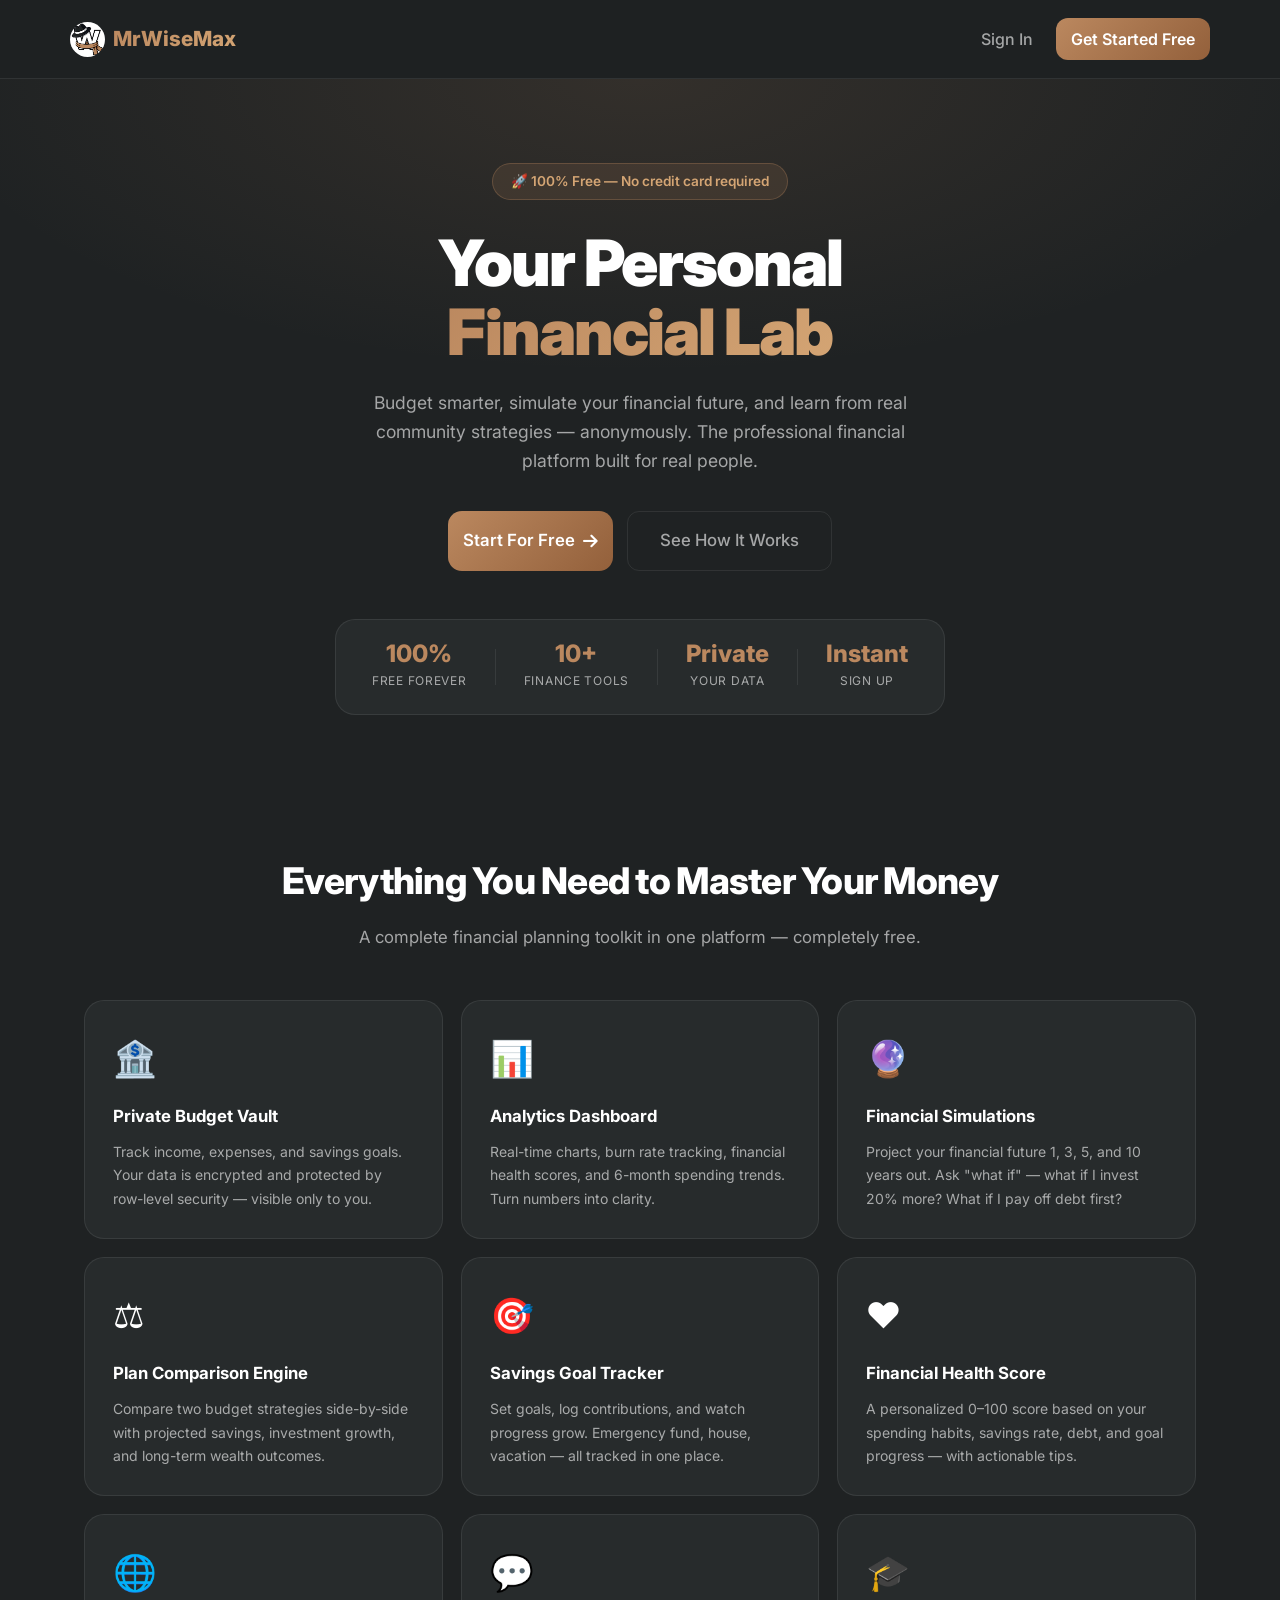
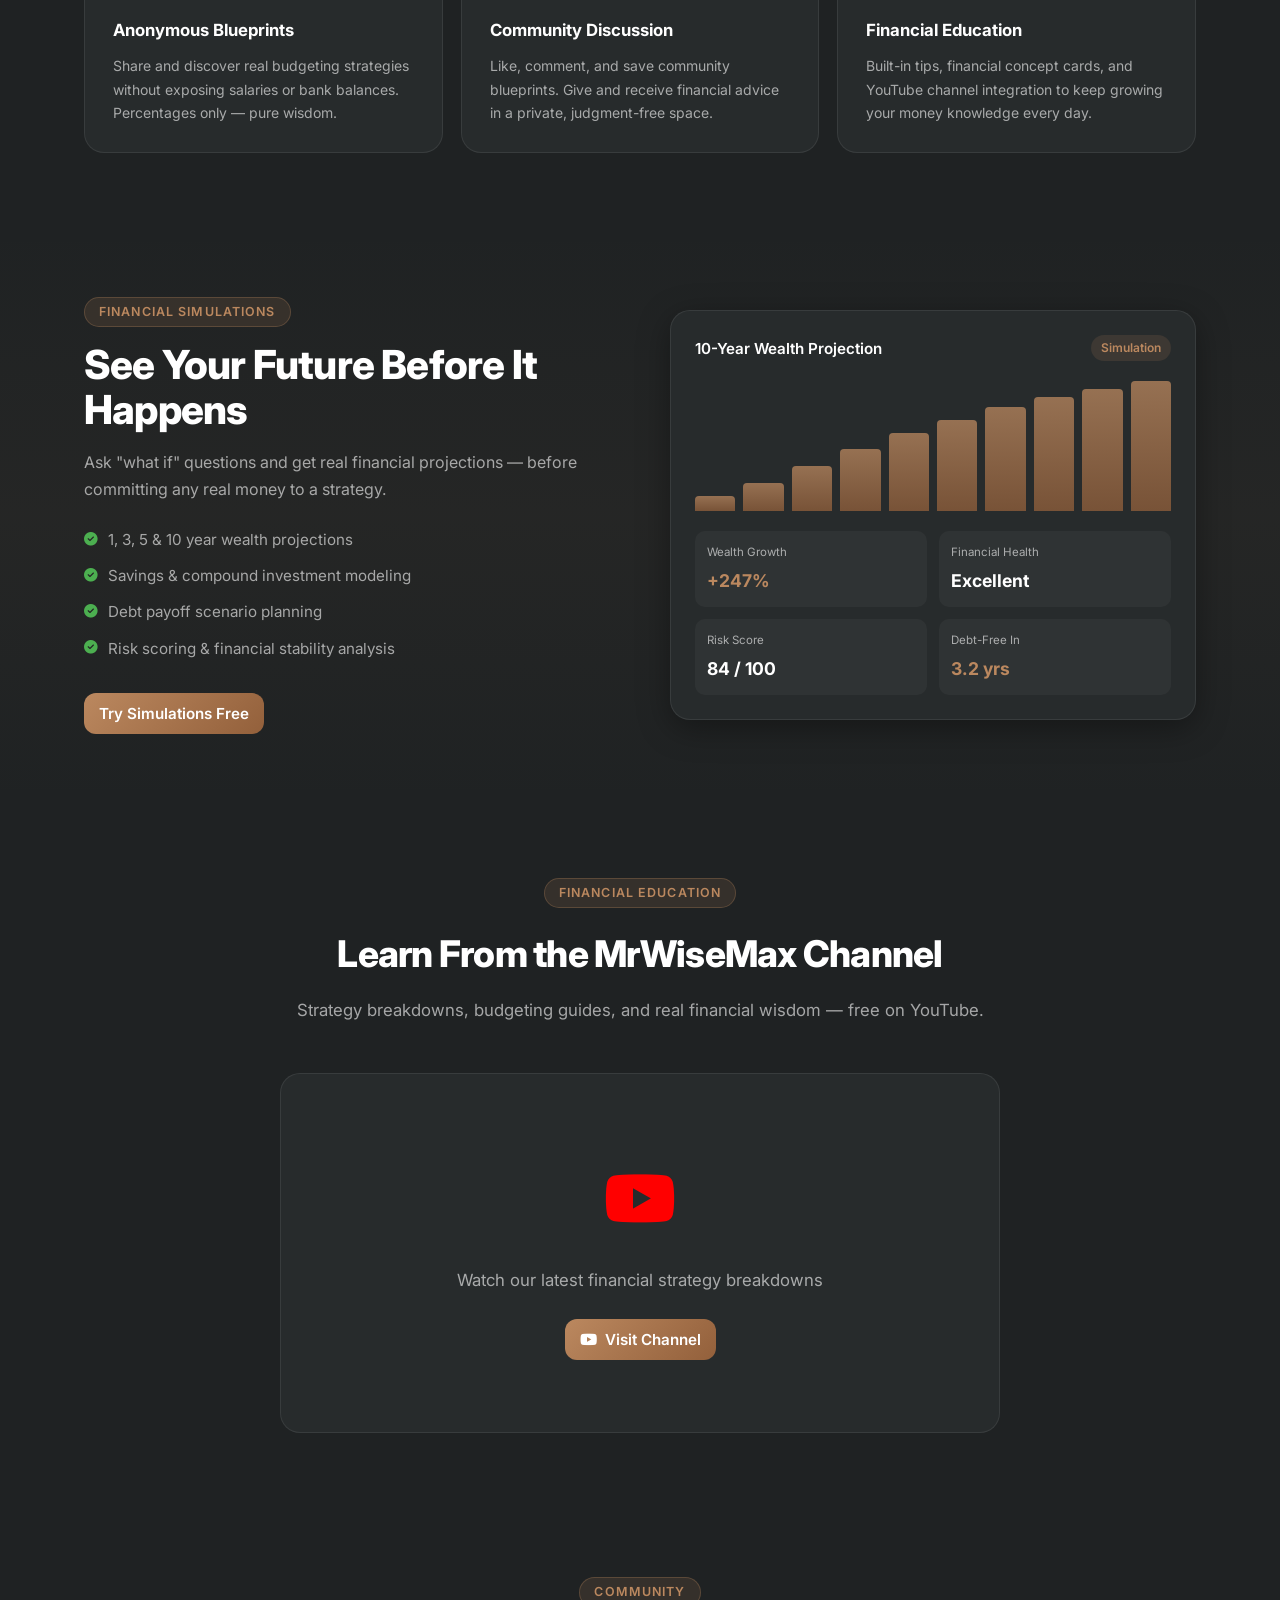
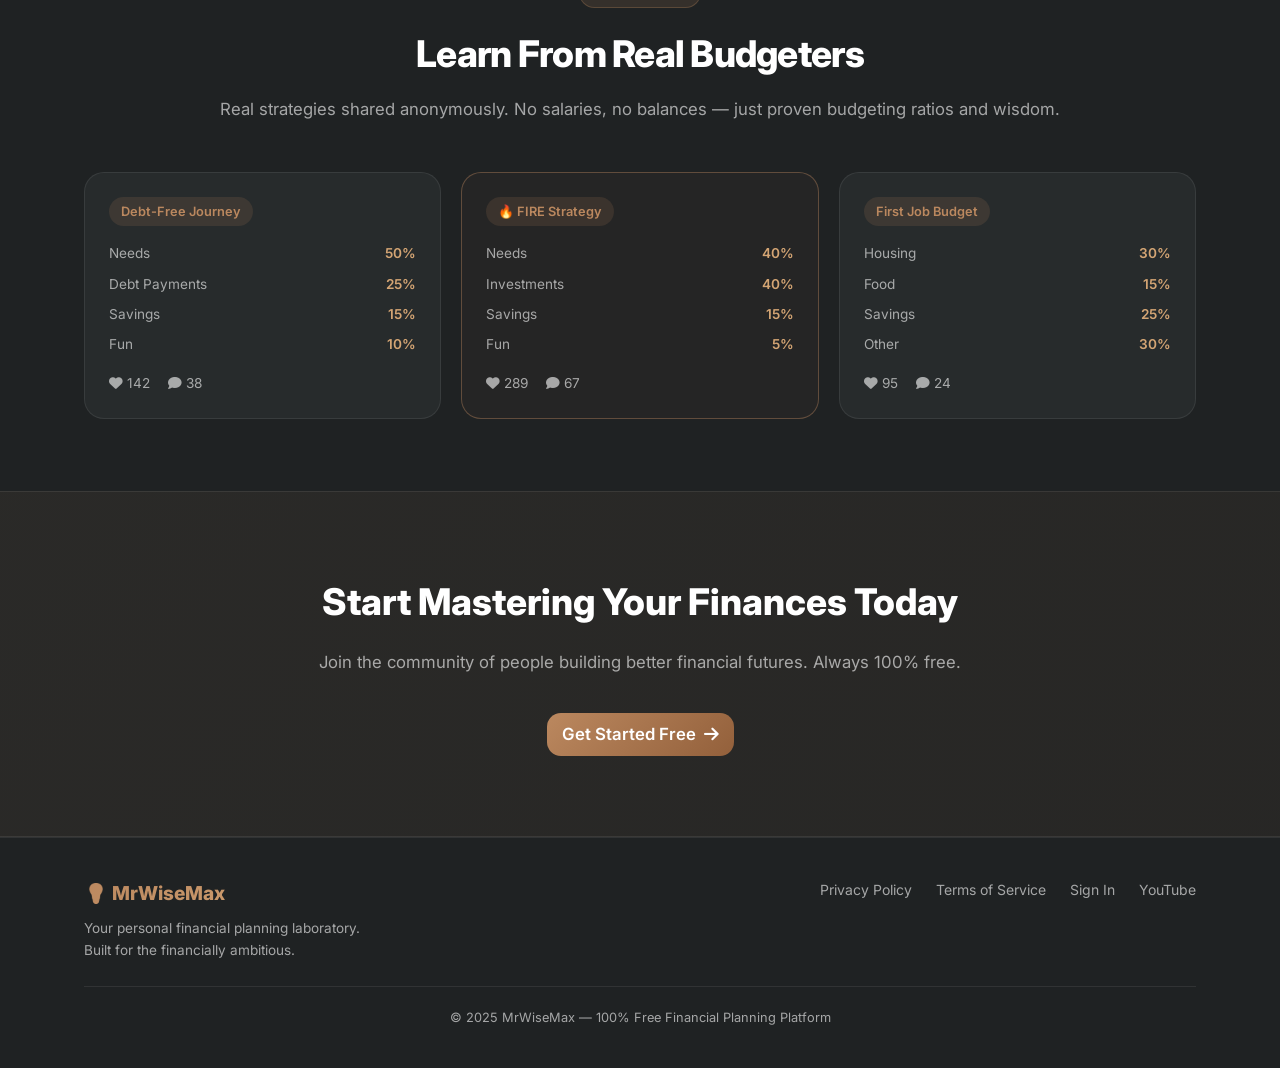
<file: index.html>
<!DOCTYPE html>
<html lang="en">

<head>
  <meta charset="UTF-8">
  <meta name="viewport" content="width=device-width, initial-scale=1.0">
  <title>MrWiseMax — Your Personal Financial Lab</title>
  <meta name="description"
    content="Budget smarter, simulate your financial future, and share strategies anonymously. The professional financial planning platform. 100% Free.">
  <link rel="icon" type="image/x-icon" href="favicon.ico">
  <link rel="icon" type="image/svg+xml" href="favicon.svg">
  <link rel="icon" type="image/png" sizes="96x96" href="favicon-96x96.png">
  <link rel="apple-touch-icon" sizes="180x180" href="apple-touch-icon.png">
  <link rel="preconnect" href="https://fonts.googleapis.com">
  <link href="https://fonts.googleapis.com/css2?family=Inter:wght@400;500;600;700;800;900&display=swap"
    rel="stylesheet">
  <link rel="stylesheet" href="https://cdnjs.cloudflare.com/ajax/libs/font-awesome/6.5.0/css/all.min.css">
  <link rel="stylesheet" href="assets/css/style.css">
</head>

<body>

  <nav class="navbar">
    <div class="nav-container">
      <div class="nav-logo">
        <img src="mrwisemax-logo.webp" class="logo-icon logo-img" alt="MrWiseMax">
        <span class="logo-text">MrWiseMax</span>
      </div>
      <div class="nav-actions">
        <a href="budgeting-login.html" class="btn-nav">Sign In</a>
        <a href="budgeting-login.html" class="btn-primary">Get Started Free</a>
      </div>
    </div>
  </nav>

  <!-- Hero -->
  <section class="hero">
    <div class="hero-container">
      <div class="hero-badge">🚀 100% Free — No credit card required</div>
      <h1 class="hero-title">
        Your Personal<br>
        <span class="accent">Financial Lab</span>
      </h1>
      <p class="hero-subtitle">
        Budget smarter, simulate your financial future, and learn from real community strategies —
        anonymously. The professional financial platform built for real people.
      </p>
      <div class="hero-cta">
        <a href="budgeting-login.html" class="btn-primary btn-lg">Start For Free <i class="fas fa-arrow-right"></i></a>
        <a href="#features" class="btn-ghost btn-lg">See How It Works</a>
      </div>
      <div class="hero-stats">
        <div class="stat"><span class="stat-num">100%</span><span class="stat-label">Free Forever</span></div>
        <div class="stat-divider"></div>
        <div class="stat"><span class="stat-num">10+</span><span class="stat-label">Finance Tools</span></div>
        <div class="stat-divider"></div>
        <div class="stat"><span class="stat-num">Private</span><span class="stat-label">Your Data</span></div>
        <div class="stat-divider"></div>
        <div class="stat"><span class="stat-num">Instant</span><span class="stat-label">Sign Up</span></div>
      </div>
    </div>
  </section>

  <!-- Features -->
  <section id="features" class="features">
    <div class="container">
      <div class="section-header">
        <h2>Everything You Need to Master Your Money</h2>
        <p>A complete financial planning toolkit in one platform — completely free.</p>
      </div>
      <div class="features-grid">
        <div class="feature-card">
          <div class="feature-icon">🏦</div>
          <h3>Private Budget Vault</h3>
          <p>Track income, expenses, and savings goals. Your data is encrypted and protected by row-level security —
            visible only to you.</p>
        </div>
        <div class="feature-card">
          <div class="feature-icon">📊</div>
          <h3>Analytics Dashboard</h3>
          <p>Real-time charts, burn rate tracking, financial health scores, and 6-month spending trends. Turn numbers
            into clarity.</p>
        </div>
        <div class="feature-card">
          <div class="feature-icon">🔮</div>
          <h3>Financial Simulations</h3>
          <p>Project your financial future 1, 3, 5, and 10 years out. Ask "what if" — what if I invest 20% more? What if
            I pay off debt first?</p>
        </div>
        <div class="feature-card">
          <div class="feature-icon">⚖️</div>
          <h3>Plan Comparison Engine</h3>
          <p>Compare two budget strategies side-by-side with projected savings, investment growth, and long-term wealth
            outcomes.</p>
        </div>
        <div class="feature-card">
          <div class="feature-icon">🎯</div>
          <h3>Savings Goal Tracker</h3>
          <p>Set goals, log contributions, and watch progress grow. Emergency fund, house, vacation — all tracked in one
            place.</p>
        </div>
        <div class="feature-card">
          <div class="feature-icon">❤️</div>
          <h3>Financial Health Score</h3>
          <p>A personalized 0–100 score based on your spending habits, savings rate, debt, and goal progress — with
            actionable tips.</p>
        </div>
        <div class="feature-card">
          <div class="feature-icon">🌐</div>
          <h3>Anonymous Blueprints</h3>
          <p>Share and discover real budgeting strategies without exposing salaries or bank balances. Percentages only —
            pure wisdom.</p>
        </div>
        <div class="feature-card">
          <div class="feature-icon">💬</div>
          <h3>Community Discussion</h3>
          <p>Like, comment, and save community blueprints. Give and receive financial advice in a private, judgment-free
            space.</p>
        </div>
        <div class="feature-card">
          <div class="feature-icon">🎓</div>
          <h3>Financial Education</h3>
          <p>Built-in tips, financial concept cards, and YouTube channel integration to keep growing your money
            knowledge every day.</p>
        </div>
      </div>
    </div>
  </section>

  <!-- Simulation Preview -->
  <section class="simulation-preview">
    <div class="container">
      <div class="preview-layout">
        <div class="preview-content">
          <div class="section-tag">Financial Simulations</div>
          <h2>See Your Future Before It Happens</h2>
          <p>Ask "what if" questions and get real financial projections — before committing any real money to a
            strategy.</p>
          <ul class="preview-list">
            <li><i class="fas fa-check-circle"></i> 1, 3, 5 &amp; 10 year wealth projections</li>
            <li><i class="fas fa-check-circle"></i> Savings &amp; compound investment modeling</li>
            <li><i class="fas fa-check-circle"></i> Debt payoff scenario planning</li>
            <li><i class="fas fa-check-circle"></i> Risk scoring &amp; financial stability analysis</li>
          </ul>
          <a href="budgeting-login.html" class="btn-primary">Try Simulations Free</a>
        </div>
        <div class="preview-visual">
          <div class="sim-card">
            <div class="sim-header">
              <span>10-Year Wealth Projection</span>
              <span class="sim-badge">Simulation</span>
            </div>
            <div class="sim-chart-placeholder">
              <div class="chart-bar" style="height:12%"></div>
              <div class="chart-bar" style="height:22%"></div>
              <div class="chart-bar" style="height:35%"></div>
              <div class="chart-bar" style="height:48%"></div>
              <div class="chart-bar" style="height:60%"></div>
              <div class="chart-bar" style="height:70%"></div>
              <div class="chart-bar" style="height:80%"></div>
              <div class="chart-bar" style="height:88%"></div>
              <div class="chart-bar" style="height:94%"></div>
              <div class="chart-bar" style="height:100%"></div>
            </div>
            <div class="sim-stats">
              <div class="sim-stat"><span class="sim-label">Wealth Growth</span><span
                  class="sim-value accent">+247%</span></div>
              <div class="sim-stat"><span class="sim-label">Financial Health</span><span
                  class="sim-value">Excellent</span></div>
              <div class="sim-stat"><span class="sim-label">Risk Score</span><span class="sim-value">84 / 100</span>
              </div>
              <div class="sim-stat"><span class="sim-label">Debt-Free In</span><span class="sim-value accent">3.2
                  yrs</span></div>
            </div>
          </div>
        </div>
      </div>
    </div>
  </section>

  <!-- YouTube -->
  <section class="youtube-section">
    <div class="container">
      <div class="section-header">
        <div class="section-tag">Financial Education</div>
        <h2>Learn From the MrWiseMax Channel</h2>
        <p>Strategy breakdowns, budgeting guides, and real financial wisdom — free on YouTube.</p>
      </div>
      <div class="youtube-embed">
        <!-- To embed a real video, replace the div below with:
             <iframe width="100%" height="400" src="https://www.youtube.com/embed/VIDEO_ID"
               frameborder="0" allowfullscreen style="border-radius:16px"></iframe> -->
        <div class="yt-placeholder">
          <div class="yt-icon"><i class="fab fa-youtube"></i></div>
          <p>Watch our latest financial strategy breakdowns</p>
          <a href="https://youtube.com" target="_blank" rel="noopener" class="btn-primary">
            <i class="fab fa-youtube"></i> Visit Channel
          </a>
        </div>
      </div>
    </div>
  </section>

  <!-- Community Preview -->
  <section class="community-preview">
    <div class="container">
      <div class="section-header">
        <div class="section-tag">Community</div>
        <h2>Learn From Real Budgeters</h2>
        <p>Real strategies shared anonymously. No salaries, no balances — just proven budgeting ratios and wisdom.</p>
      </div>
      <div class="blueprint-preview-grid">
        <div class="blueprint-card-preview">
          <div class="bp-tag">Debt-Free Journey</div>
          <div class="bp-ratios">
            <div class="ratio-item"><span>Needs</span><span>50%</span></div>
            <div class="ratio-item"><span>Debt Payments</span><span>25%</span></div>
            <div class="ratio-item"><span>Savings</span><span>15%</span></div>
            <div class="ratio-item"><span>Fun</span><span>10%</span></div>
          </div>
          <div class="bp-footer"><span><i class="fas fa-heart"></i> 142</span><span><i class="fas fa-comment"></i>
              38</span></div>
        </div>
        <div class="blueprint-card-preview featured">
          <div class="bp-tag">🔥 FIRE Strategy</div>
          <div class="bp-ratios">
            <div class="ratio-item"><span>Needs</span><span>40%</span></div>
            <div class="ratio-item"><span>Investments</span><span>40%</span></div>
            <div class="ratio-item"><span>Savings</span><span>15%</span></div>
            <div class="ratio-item"><span>Fun</span><span>5%</span></div>
          </div>
          <div class="bp-footer"><span><i class="fas fa-heart"></i> 289</span><span><i class="fas fa-comment"></i>
              67</span></div>
        </div>
        <div class="blueprint-card-preview">
          <div class="bp-tag">First Job Budget</div>
          <div class="bp-ratios">
            <div class="ratio-item"><span>Housing</span><span>30%</span></div>
            <div class="ratio-item"><span>Food</span><span>15%</span></div>
            <div class="ratio-item"><span>Savings</span><span>25%</span></div>
            <div class="ratio-item"><span>Other</span><span>30%</span></div>
          </div>
          <div class="bp-footer"><span><i class="fas fa-heart"></i> 95</span><span><i class="fas fa-comment"></i>
              24</span></div>
        </div>
      </div>
    </div>
  </section>

  <!-- CTA -->
  <section class="cta-banner">
    <div class="container">
      <h2>Start Mastering Your Finances Today</h2>
      <p>Join the community of people building better financial futures. Always 100% free.</p>
      <a href="budgeting-login.html" class="btn-primary btn-lg">Get Started Free <i class="fas fa-arrow-right"></i></a>
    </div>
  </section>

  <!-- Footer -->
  <footer class="footer">
    <div class="container">
      <div class="footer-content">
        <div class="footer-brand">
          <span class="logo-text">💡 MrWiseMax</span>
          <p>Your personal financial planning laboratory.<br>Built for the financially ambitious.</p>
        </div>
        <div class="footer-links">
          <a href="#">Privacy Policy</a>
          <a href="#">Terms of Service</a>
          <a href="budgeting-login.html">Sign In</a>
          <a href="https://youtube.com" target="_blank">YouTube</a>
        </div>
      </div>
      <div class="footer-bottom">
        <p>© 2025 MrWiseMax — 100% Free Financial Planning Platform</p>
      </div>
    </div>
  </footer>

</body>

</html>
</file>
<file: assets/css/style.css>
/* ============================================================
   MrWiseMax — Landing Page Styles
   ============================================================ */

:root {
  --bg: #1F2223;
  --bg-card: #272B2C;
  --bg-hover: #2E3234;
  --primary: #BB885F;
  --secondary: #93603B;
  --primary-lt: #D4A574;
  --text: #FFFFFF;
  --text-muted: rgba(255, 255, 255, 0.6);
  --border: rgba(255, 255, 255, 0.08);
  --success: #4CAF50;
  --radius: 12px;
  --radius-lg: 20px;
  --shadow: 0 8px 32px rgba(0, 0, 0, 0.35);
  --ease: 0.2s ease;
}

*,
*::before,
*::after {
  box-sizing: border-box;
  margin: 0;
  padding: 0;
}

html {
  scroll-behavior: smooth;
}

body {
  font-family: 'Inter', system-ui, -apple-system, sans-serif;
  background: var(--bg);
  color: var(--text);
  line-height: 1.65;
  -webkit-font-smoothing: antialiased;
}

a {
  color: var(--primary);
  text-decoration: none;
}

img {
  max-width: 100%;
  display: block;
}

.container {
  max-width: 1160px;
  margin: 0 auto;
  padding: 0 24px;
}

/* ── Buttons ─────────────────────────────────────────────── */
.btn-primary {
  display: inline-flex;
  align-items: center;
  gap: 8px;
  background: linear-gradient(135deg, var(--primary), var(--secondary));
  color: #fff;
  padding: 8px 15px !important;
  border-radius: var(--radius);
  font-weight: 600;
  font-size: 0.95rem;
  border: none;
  cursor: pointer;
  transition: opacity var(--ease), transform var(--ease);
  text-decoration: none;
}

.btn-primary:hover {
  opacity: 0.88;
  transform: translateY(-2px);
  color: #fff;
}

.btn-primary.btn-lg {
  padding: 15px 32px;
  font-size: 1.05rem;
  border-radius: 14px;
}

.btn-ghost {
  display: inline-flex;
  align-items: center;
  gap: 8px;
  background: transparent;
  color: var(--text-muted);
  padding: 12px 24px;
  border-radius: var(--radius);
  font-weight: 500;
  font-size: 0.95rem;
  border: 1px solid var(--border);
  cursor: pointer;
  transition: all var(--ease);
  text-decoration: none;
}

.btn-ghost:hover {
  color: var(--text);
  border-color: rgba(255, 255, 255, 0.2);
}

.btn-ghost.btn-lg {
  padding: 15px 32px;
  font-size: 1.05rem;
}

.btn-nav {
  color: var(--text-muted);
  font-weight: 500;
  padding: 8px 16px;
  border-radius: 8px;
  transition: color var(--ease);
  text-decoration: none;
}

.btn-nav:hover {
  color: var(--text);
}

/* ── Navbar ──────────────────────────────────────────────── */
.navbar {
  position: sticky;
  top: 0;
  z-index: 100;
  background: rgba(31, 34, 35, 0.93);
  backdrop-filter: blur(12px);
  border-bottom: 1px solid var(--border);
  padding: 16px 0;
}

.nav-container {
  max-width: 1160px;
  margin: 0 auto;
  padding: 0 10px;
  display: flex;
  align-items: center;
  justify-content: space-between;
}

.nav-logo {
  display: flex;
  align-items: center;
  font-size: 1.3rem;
  font-weight: 800;
  gap: 8px;
}

.logo-icon {
  font-size: 1.4rem;
  border-radius: 50%;
}
.logo-img {
  height: 2.2rem;
  width: auto;
  object-fit: contain;
  display: block;
}

.logo-text {
  background: linear-gradient(135deg, var(--primary), var(--primary-lt));
  -webkit-background-clip: text;
  -webkit-text-fill-color: transparent;
}

.nav-actions {
  display: flex;
  align-items: center;
  gap: 8px;
}

.nav-actions a {
  font-size: 1rem;
  padding: 10px 15px;
}

/* ── Hero ────────────────────────────────────────────────── */
.hero {
  padding: 84px 0 64px;
  text-align: center;
  background: radial-gradient(ellipse 80% 60% at 50% 0%, rgba(187, 136, 95, 0.13) 0%, transparent 70%);
}

.hero-container {
  max-width: 740px;
  margin: 0 auto;
  padding: 0 24px;
}

.hero-badge {
  display: inline-flex;
  align-items: center;
  gap: 6px;
  background: rgba(187, 136, 95, 0.14);
  border: 1px solid rgba(187, 136, 95, 0.3);
  color: var(--primary-lt);
  padding: 6px 18px;
  border-radius: 100px;
  font-size: 0.85rem;
  font-weight: 600;
  margin-bottom: 28px;
}

.hero-title {
  font-size: clamp(2.4rem, 6vw, 4rem);
  font-weight: 900;
  line-height: 1.08;
  margin-bottom: 22px;
  letter-spacing: -0.03em;
}

.hero-title .accent {
  background: linear-gradient(135deg, var(--primary), var(--primary-lt));
  -webkit-background-clip: text;
  -webkit-text-fill-color: transparent;
}

.hero-subtitle {
  font-size: 1.1rem;
  color: var(--text-muted);
  max-width: 580px;
  margin: 0 auto 36px;
}

.hero-cta {
  display: flex;
  gap: 14px;
  justify-content: center;
  flex-wrap: wrap;
  margin-bottom: 48px;
}

.hero-stats {
  display: flex;
  align-items: center;
  justify-content: center;
  gap: 28px;
  padding: 22px 36px;
  background: var(--bg-card);
  border-radius: var(--radius-lg);
  border: 1px solid var(--border);
  flex-wrap: wrap;
  display: inline-flex;
}

.stat {
  text-align: center;
}

.stat-num {
  display: block;
  font-size: 1.5rem;
  font-weight: 800;
  color: var(--primary);
  line-height: 1;
}

.stat-label {
  font-size: 0.75rem;
  color: var(--text-muted);
  text-transform: uppercase;
  letter-spacing: 0.06em;
  margin-top: 2px;
}

.stat-divider {
  width: 1px;
  height: 36px;
  background: var(--border);
}

/* ── Section Shared ──────────────────────────────────────── */
.section-header {
  text-align: center;
  margin-bottom: 48px;
}

.section-header h2 {
  font-size: clamp(1.7rem, 4vw, 2.3rem);
  font-weight: 800;
  margin-bottom: 12px;
  letter-spacing: -0.02em;
}

.section-header p {
  color: var(--text-muted);
  font-size: 1.05rem;
}

.section-tag {
  display: inline-block;
  background: rgba(187, 136, 95, 0.14);
  border: 1px solid rgba(187, 136, 95, 0.28);
  color: var(--primary);
  padding: 4px 14px;
  border-radius: 100px;
  font-size: 0.78rem;
  font-weight: 600;
  text-transform: uppercase;
  letter-spacing: 0.09em;
  margin-bottom: 16px;
}

/* ── Features ────────────────────────────────────────────── */
.features {
  padding: 72px 0;
}

.features-grid {
  display: grid;
  grid-template-columns: repeat(auto-fit, minmax(300px, 1fr));
  gap: 18px;
}

.feature-card {
  background: var(--bg-card);
  border: 1px solid var(--border);
  border-radius: var(--radius-lg);
  padding: 28px;
  transition: all var(--ease);
}

.feature-card:hover {
  border-color: rgba(187, 136, 95, 0.3);
  transform: translateY(-3px);
  box-shadow: var(--shadow);
}

.feature-icon {
  font-size: 2.2rem;
  margin-bottom: 16px;
}

.feature-card h3 {
  font-size: 1.05rem;
  font-weight: 700;
  margin-bottom: 10px;
}

.feature-card p {
  color: var(--text-muted);
  font-size: 0.875rem;
  line-height: 1.65;
}

/* ── Simulation Preview ──────────────────────────────────── */
.simulation-preview {
  padding: 72px 0;
  background: linear-gradient(180deg, transparent, rgba(187, 136, 95, 0.04), transparent);
}

.preview-layout {
  display: grid;
  grid-template-columns: 1fr 1fr;
  gap: 60px;
  align-items: center;
}

.preview-content h2 {
  font-size: clamp(1.8rem, 4vw, 2.5rem);
  font-weight: 800;
  line-height: 1.12;
  margin-bottom: 16px;
  letter-spacing: -0.02em;
}

.preview-content p {
  color: var(--text-muted);
  margin-bottom: 24px;
  line-height: 1.7;
}

.preview-list {
  list-style: none;
  margin-bottom: 32px;
}

.preview-list li {
  display: flex;
  align-items: center;
  gap: 10px;
  margin-bottom: 11px;
  color: var(--text-muted);
  font-size: 0.95rem;
}

.preview-list li i {
  color: var(--success);
  font-size: 0.85rem;
}

.sim-card {
  background: var(--bg-card);
  border: 1px solid var(--border);
  border-radius: var(--radius-lg);
  padding: 24px;
  box-shadow: var(--shadow);
}

.sim-header {
  display: flex;
  justify-content: space-between;
  align-items: center;
  margin-bottom: 20px;
  font-weight: 600;
  font-size: 0.95rem;
}

.sim-badge {
  background: rgba(187, 136, 95, 0.14);
  color: var(--primary);
  padding: 3px 10px;
  border-radius: 100px;
  font-size: 0.75rem;
  font-weight: 600;
}

.sim-chart-placeholder {
  display: flex;
  align-items: flex-end;
  gap: 8px;
  height: 130px;
  margin-bottom: 20px;
}

.chart-bar {
  flex: 1;
  background: linear-gradient(180deg, var(--primary), var(--secondary));
  border-radius: 4px 4px 0 0;
  opacity: 0.75;
}

.sim-stats {
  display: grid;
  grid-template-columns: 1fr 1fr;
  gap: 12px;
}

.sim-stat {
  background: rgba(255, 255, 255, 0.04);
  border-radius: 10px;
  padding: 12px;
}

.sim-label {
  display: block;
  font-size: 0.72rem;
  color: var(--text-muted);
  margin-bottom: 4px;
}

.sim-value {
  font-size: 1.1rem;
  font-weight: 700;
}

.sim-value.accent {
  color: var(--primary);
}

/* ── YouTube ─────────────────────────────────────────────── */
.youtube-section {
  padding: 72px 0;
}

.youtube-embed {
  max-width: 720px;
  margin: 0 auto;
}

.yt-placeholder {
  background: var(--bg-card);
  border: 1px solid var(--border);
  border-radius: var(--radius-lg);
  padding: 72px 32px;
  text-align: center;
}

.yt-icon {
  font-size: 4rem;
  color: #FF0000;
  margin-bottom: 16px;
}

.yt-placeholder p {
  color: var(--text-muted);
  margin-bottom: 24px;
  font-size: 1.05rem;
}

/* ── Community Preview ───────────────────────────────────── */
.community-preview {
  padding: 72px 0;
}

.blueprint-preview-grid {
  display: grid;
  grid-template-columns: repeat(auto-fit, minmax(280px, 1fr));
  gap: 20px;
}

.blueprint-card-preview {
  background: var(--bg-card);
  border: 1px solid var(--border);
  border-radius: var(--radius-lg);
  padding: 24px;
  transition: all var(--ease);
}

.blueprint-card-preview:hover {
  border-color: rgba(187, 136, 95, 0.3);
  transform: translateY(-2px);
}

.blueprint-card-preview.featured {
  border-color: rgba(187, 136, 95, 0.4);
  background: rgba(187, 136, 95, 0.04);
}

.bp-tag {
  display: inline-block;
  background: rgba(187, 136, 95, 0.14);
  color: var(--primary);
  padding: 4px 12px;
  border-radius: 100px;
  font-size: 0.8rem;
  font-weight: 600;
  margin-bottom: 16px;
}

.bp-ratios {
  display: flex;
  flex-direction: column;
  gap: 8px;
  margin-bottom: 16px;
}

.ratio-item {
  display: flex;
  justify-content: space-between;
  font-size: 0.85rem;
}

.ratio-item span:first-child {
  color: var(--text-muted);
}

.ratio-item span:last-child {
  font-weight: 600;
  color: var(--primary-lt);
}

.bp-footer {
  color: var(--text-muted);
  font-size: 0.85rem;
  display: flex;
  gap: 18px;
}

/* ── CTA Banner ──────────────────────────────────────────── */
.cta-banner {
  padding: 80px 0;
  text-align: center;
  background: linear-gradient(135deg, rgba(187, 136, 95, 0.07), rgba(147, 96, 59, 0.07));
  border-top: 1px solid var(--border);
  border-bottom: 1px solid var(--border);
}

.cta-banner h2 {
  font-size: clamp(1.7rem, 4vw, 2.3rem);
  font-weight: 800;
  margin-bottom: 16px;
}

.cta-banner p {
  color: var(--text-muted);
  margin-bottom: 36px;
  font-size: 1.05rem;
}

/* ── Footer ──────────────────────────────────────────────── */
.footer {
  padding: 40px 0;
  border-top: 1px solid var(--border);
}

.footer-content {
  display: flex;
  justify-content: space-between;
  align-items: flex-start;
  gap: 32px;
  margin-bottom: 24px;
  flex-wrap: wrap;
}

.footer-brand .logo-text {
  font-size: 1.2rem;
  font-weight: 800;
  display: block;
  margin-bottom: 8px;
}

.footer-brand p {
  color: var(--text-muted);
  font-size: 0.85rem;
  line-height: 1.6;
}

.footer-links {
  display: flex;
  gap: 24px;
  flex-wrap: wrap;
}

.footer-links a {
  color: var(--text-muted);
  font-size: 0.875rem;
  transition: color var(--ease);
}

.footer-links a:hover {
  color: var(--text);
}

.footer-bottom {
  text-align: center;
  color: var(--text-muted);
  font-size: 0.8rem;
  padding-top: 20px;
  border-top: 1px solid var(--border);
}

/* ── Responsive ──────────────────────────────────────────── */
@media (max-width: 768px) {
  .preview-layout {
    grid-template-columns: 1fr;
  }

  .preview-visual {
    order: -1;
  }

  .hero-stats {
    gap: 20px;
  }

  .stat-divider {
    display: none;
  }

  .footer-content {
    flex-direction: column;
  }

  .hero,
  .features,
  .simulation-preview,
  .youtube-section,
  .community-preview,
  .cta-banner {
    padding: 48px 0;
  }
}

@media (max-width: 480px) {
  .nav-actions .btn-nav {
    display: none;
  }

  .hero-title {
    font-size: 2.1rem;
  }
}
</file>
